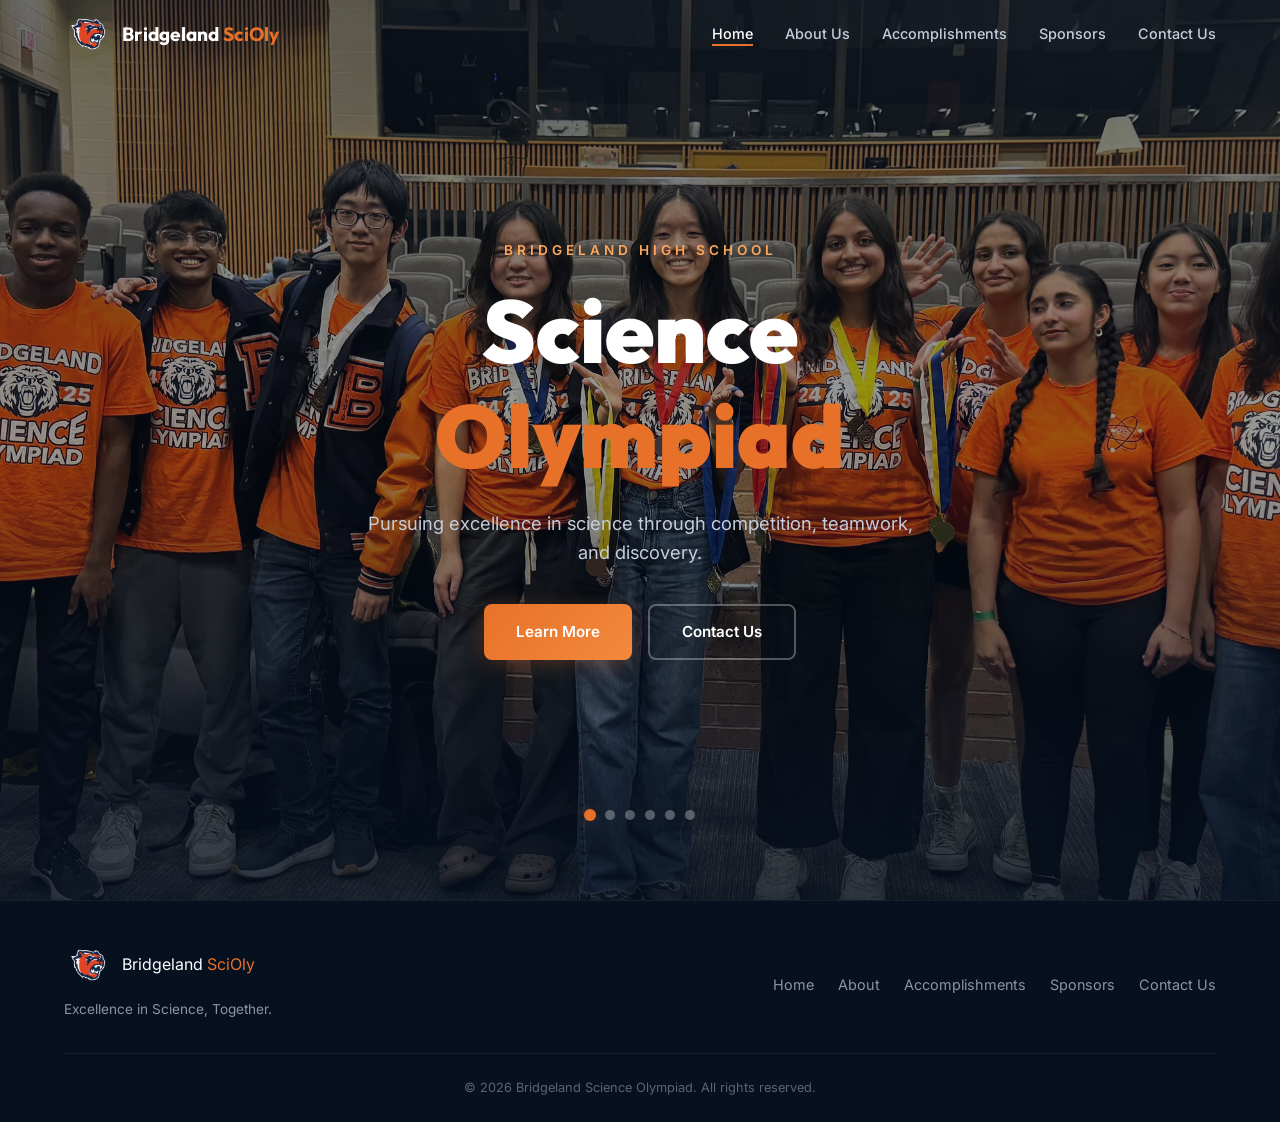
<file: index.html>
<!DOCTYPE html>
<html lang="en">
<head>
  <meta charset="UTF-8" />
  <meta name="viewport" content="width=device-width, initial-scale=1.0" />
  <title>Bridgeland Science Olympiad | Home</title>
  <meta name="description" content="Official website of Bridgeland High School Science Olympiad. Discover our team, accomplishments, and how to get involved." />
  <link rel="preconnect" href="https://fonts.googleapis.com" />
  <link rel="preconnect" href="https://fonts.gstatic.com" crossorigin />
  <link href="https://fonts.googleapis.com/css2?family=Inter:wght@300;400;500;600;700;800;900&family=Outfit:wght@400;500;600;700;800&display=swap" rel="stylesheet" />
  <link rel="stylesheet" href="styles.css" />
</head>
<body>

  <!-- ===================== NAVIGATION ===================== -->
  <nav class="navbar" id="navbar">
    <div class="nav-container">
      <a href="index.html" class="nav-logo">
        <img src="Assets/logo.png" alt="Bridgeland SciOly Logo" class="logo-icon" />
        <span class="logo-text">Bridgeland <span class="highlight">SciOly</span></span>
      </a>
      <ul class="nav-links" id="navLinks">
        <li><a href="index.html" class="nav-link active">Home</a></li>
        <li><a href="about.html" class="nav-link">About Us</a></li>
        <li><a href="accomplishments.html" class="nav-link">Accomplishments</a></li>
        <li><a href="sponsors.html" class="nav-link">Sponsors</a></li>
        <li><a href="contact.html" class="nav-link">Contact Us</a></li>
      </ul>
      <button class="nav-toggle" id="navToggle" aria-label="Toggle navigation">
        <span class="hamburger"></span>
      </button>
    </div>
  </nav>

  <!-- ===================== HERO / HOME ===================== -->
  <section class="hero" id="home">
    <div class="hero-slideshow" id="heroSlideshow">
      <div class="hero-slide active" style="background-image: url('background_pictures/b2f30c_044e7f08c8d64f9ca184772cb5b70df7~mv2.avif');">
        <div class="slide-overlay"></div>
      </div>
      <div class="hero-slide" style="background-image: url('background_pictures/b2f30c_79d989f3df094edea31b0df507d8d00e~mv2.avif');">
        <div class="slide-overlay"></div>
      </div>
      <div class="hero-slide" style="background-image: url('background_pictures/b2f30c_8e1c3a7e6f2444078e1940ae2dcd12f5~mv2.avif');">
        <div class="slide-overlay"></div>
      </div>
      <div class="hero-slide" style="background-image: url('background_pictures/b2f30c_9da46fb9f5b34ed58d621fe6b374dba4~mv2.avif');">
        <div class="slide-overlay"></div>
      </div>
      <div class="hero-slide" style="background-image: url('background_pictures/b2f30c_d18e6c90882b44819213882c27568826~mv2.avif');">
        <div class="slide-overlay"></div>
      </div>
      <div class="hero-slide" style="background-image: url('background_pictures/b2f30c_d90dfd120c194ca1bd26a3947dbe0981~mv2.avif');">
        <div class="slide-overlay"></div>
      </div>
    </div>

    <div class="hero-content">
      <p class="hero-tag">Bridgeland High School</p>
      <h1 class="hero-title">Science <span class="highlight">Olympiad</span></h1>
      <p class="hero-subtitle">Pursuing excellence in science through competition, teamwork, and discovery.</p>
      <div class="hero-buttons">
        <a href="about.html" class="btn btn-primary">Learn More</a>
        <a href="contact.html" class="btn btn-outline">Contact Us</a>
      </div>
    </div>

    <!-- Slide indicators -->
    <div class="slide-indicators" id="slideIndicators">
      <button class="indicator active" data-index="0" aria-label="Slide 1"></button>
      <button class="indicator" data-index="1" aria-label="Slide 2"></button>
      <button class="indicator" data-index="2" aria-label="Slide 3"></button>
      <button class="indicator" data-index="3" aria-label="Slide 4"></button>
      <button class="indicator" data-index="4" aria-label="Slide 5"></button>
      <button class="indicator" data-index="5" aria-label="Slide 6"></button>
    </div>

    </div>
  </section>

  <!-- ===================== FOOTER ===================== -->
  <footer class="footer">
    <div class="container">
      <div class="footer-content">
        <div class="footer-brand">
          <img src="Assets/logo.png" alt="Bridgeland SciOly Logo" class="logo-icon" />
          <span class="logo-text">Bridgeland <span class="highlight">SciOly</span></span>
          <p class="footer-tagline">Excellence in Science, Together.</p>
        </div>
        <div class="footer-links">
          <a href="index.html">Home</a>
          <a href="about.html">About</a>
          <a href="accomplishments.html">Accomplishments</a>
          <a href="sponsors.html">Sponsors</a>
          <a href="contact.html">Contact Us</a>
        </div>
      </div>
      <div class="footer-bottom">
        <p>&copy; 2026 Bridgeland Science Olympiad. All rights reserved.</p>
      </div>
    </div>
  </footer>

  <script src="script.js"></script>
</body>
</html>
</file>
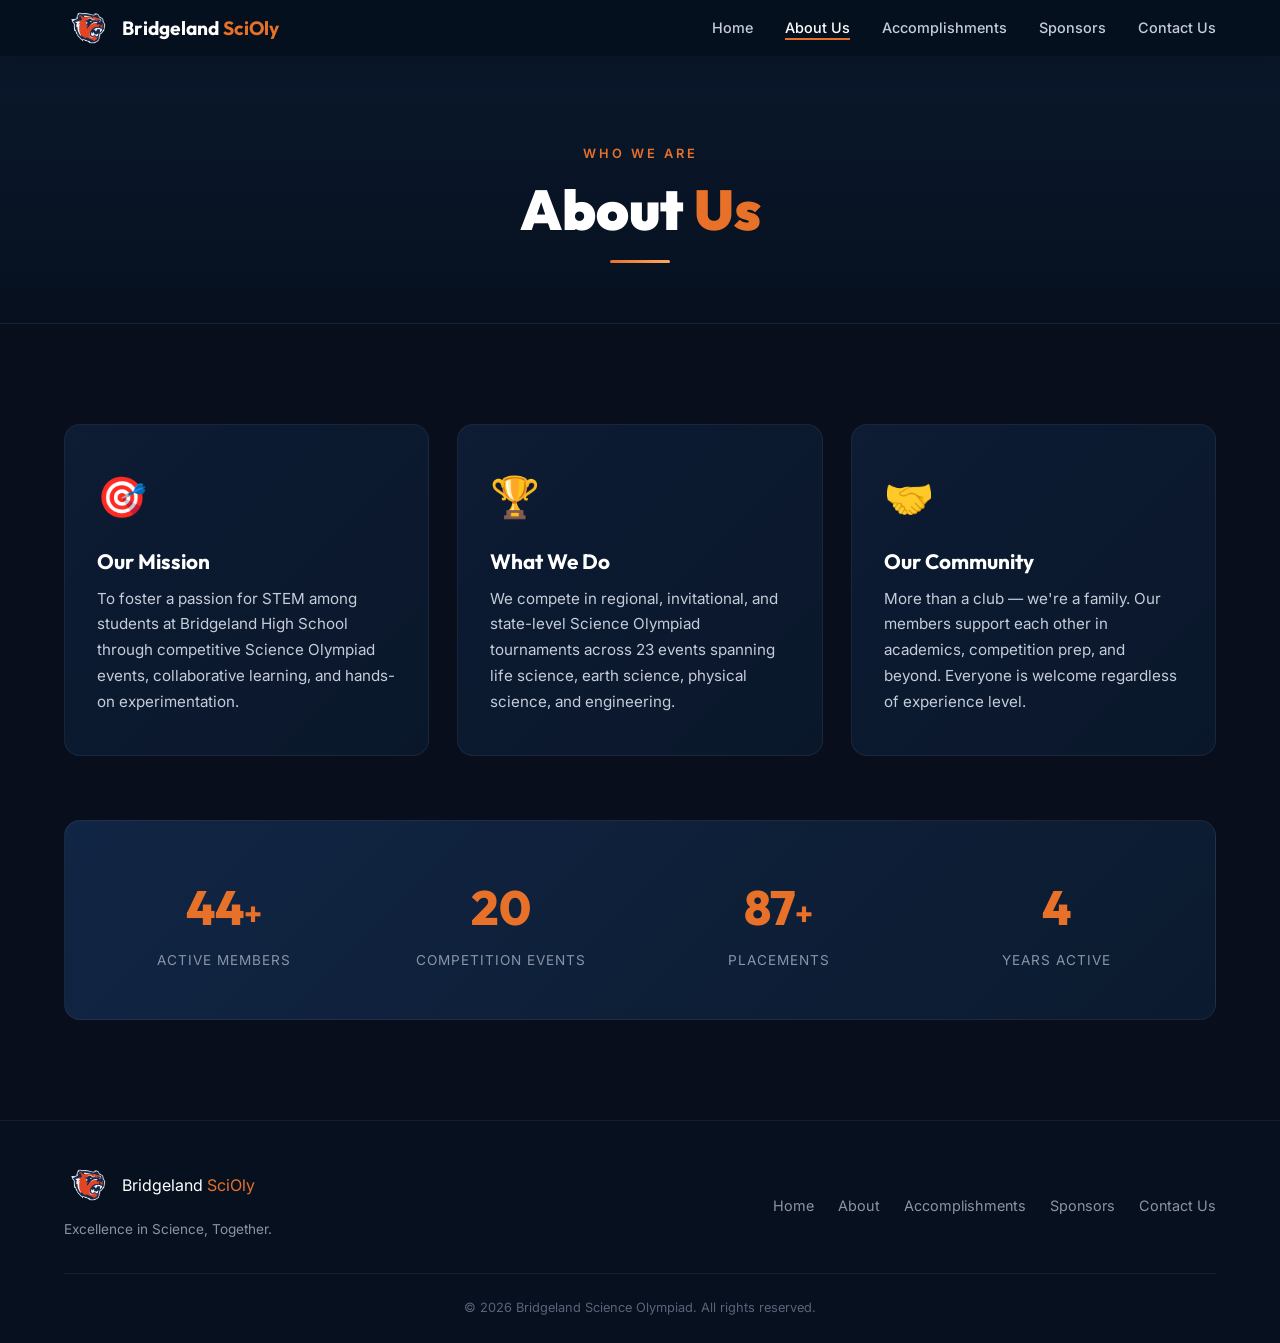
<file: about.html>
<!DOCTYPE html>
<html lang="en">
<head>
  <meta charset="UTF-8" />
  <meta name="viewport" content="width=device-width, initial-scale=1.0" />
  <title>Bridgeland Science Olympiad | About Us</title>
  <meta name="description" content="Learn about Bridgeland High School Science Olympiad — our mission, what we do, and the community we've built." />
  <link rel="preconnect" href="https://fonts.googleapis.com" />
  <link rel="preconnect" href="https://fonts.gstatic.com" crossorigin />
  <link href="https://fonts.googleapis.com/css2?family=Inter:wght@300;400;500;600;700;800;900&family=Outfit:wght@400;500;600;700;800&display=swap" rel="stylesheet" />
  <link rel="stylesheet" href="styles.css" />
</head>
<body>

  <nav class="navbar scrolled" id="navbar">
    <div class="nav-container">
      <a href="index.html" class="nav-logo">
        <img src="Assets/logo.png" alt="Bridgeland SciOly Logo" class="logo-icon" />
        <span class="logo-text">Bridgeland <span class="highlight">SciOly</span></span>
      </a>
      <ul class="nav-links" id="navLinks">
        <li><a href="index.html" class="nav-link">Home</a></li>
        <li><a href="about.html" class="nav-link active">About Us</a></li>
        <li><a href="accomplishments.html" class="nav-link">Accomplishments</a></li>
        <li><a href="sponsors.html" class="nav-link">Sponsors</a></li>
        <li><a href="contact.html" class="nav-link">Contact Us</a></li>
      </ul>
      <button class="nav-toggle" id="navToggle" aria-label="Toggle navigation">
        <span class="hamburger"></span>
      </button>
    </div>
  </nav>

  <div class="page-hero">
    <div class="container">
      <p class="section-tag">Who We Are</p>
      <h1 class="page-hero-title">About <span class="highlight">Us</span></h1>
      <div class="section-divider"></div>
    </div>
  </div>

  <section class="section about">
    <div class="container">
      <div class="about-grid">
        <div class="about-card">
          <div class="about-card-icon">🎯</div>
          <h3>Our Mission</h3>
          <p>To foster a passion for STEM among students at Bridgeland High School through competitive Science Olympiad events, collaborative learning, and hands-on experimentation.</p>
        </div>
        <div class="about-card">
          <div class="about-card-icon">🏆</div>
          <h3>What We Do</h3>
          <p>We compete in regional, invitational, and state-level Science Olympiad tournaments across 23 events spanning life science, earth science, physical science, and engineering.</p>
        </div>
        <div class="about-card">
          <div class="about-card-icon">🤝</div>
          <h3>Our Community</h3>
          <p>More than a club — we're a family. Our members support each other in academics, competition prep, and beyond. Everyone is welcome regardless of experience level.</p>
        </div>
      </div>

      <div class="about-stats">
        <div class="stat-item">
          <span class="stat-number" data-target="50">0</span><span class="stat-suffix">+</span>
          <span class="stat-label">Active Members</span>
        </div>
        <div class="stat-item">
          <span class="stat-number" data-target="23">0</span>
          <span class="stat-label">Competition Events</span>
        </div>
        <div class="stat-item">
          <span class="stat-number" data-target="100">0</span><span class="stat-suffix">+</span>
          <span class="stat-label">Placements</span>
        </div>
        <div class="stat-item">
          <span class="stat-number" data-target="5">0</span>
          <span class="stat-label">Years Active</span>
        </div>
      </div>
    </div>
  </section>

  <footer class="footer">
    <div class="container">
      <div class="footer-content">
        <div class="footer-brand">
          <img src="Assets/logo.png" alt="Bridgeland SciOly Logo" class="logo-icon" />
          <span class="logo-text">Bridgeland <span class="highlight">SciOly</span></span>
          <p class="footer-tagline">Excellence in Science, Together.</p>
        </div>
        <div class="footer-links">
          <a href="index.html">Home</a>
          <a href="about.html">About</a>
          <a href="accomplishments.html">Accomplishments</a>
          <a href="sponsors.html">Sponsors</a>
          <a href="contact.html">Contact Us</a>
        </div>
      </div>
      <div class="footer-bottom">
        <p>&copy; 2026 Bridgeland Science Olympiad. All rights reserved.</p>
      </div>
    </div>
  </footer>

  <script src="script.js"></script>
</body>
</html>
</file>
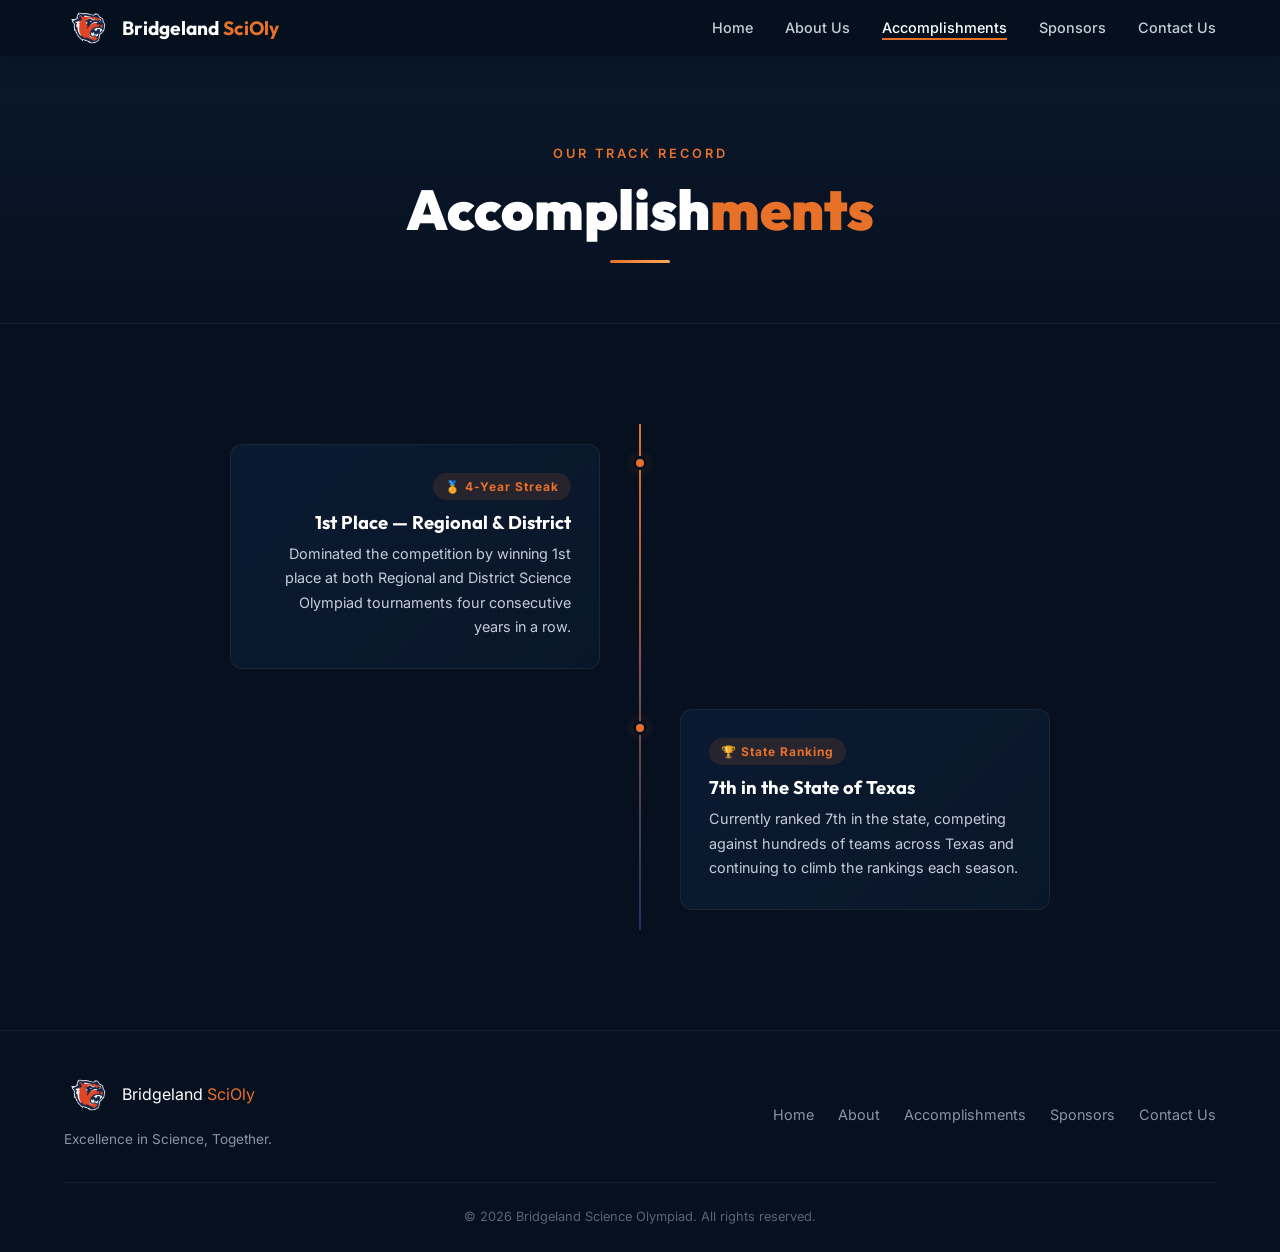
<file: accomplishments.html>
<!DOCTYPE html>
<html lang="en">
<head>
  <meta charset="UTF-8" />
  <meta name="viewport" content="width=device-width, initial-scale=1.0" />
  <title>Bridgeland Science Olympiad | Accomplishments</title>
  <meta name="description" content="See the track record of Bridgeland Science Olympiad — regional champions, state competitors, and more." />
  <link rel="preconnect" href="https://fonts.googleapis.com" />
  <link rel="preconnect" href="https://fonts.gstatic.com" crossorigin />
  <link href="https://fonts.googleapis.com/css2?family=Inter:wght@300;400;500;600;700;800;900&family=Outfit:wght@400;500;600;700;800&display=swap" rel="stylesheet" />
  <link rel="stylesheet" href="styles.css" />
</head>
<body>

  <nav class="navbar scrolled" id="navbar">
    <div class="nav-container">
      <a href="index.html" class="nav-logo">
        <img src="Assets/logo.png" alt="Bridgeland SciOly Logo" class="logo-icon" />
        <span class="logo-text">Bridgeland <span class="highlight">SciOly</span></span>
      </a>
      <ul class="nav-links" id="navLinks">
        <li><a href="index.html" class="nav-link">Home</a></li>
        <li><a href="about.html" class="nav-link">About Us</a></li>
        <li><a href="accomplishments.html" class="nav-link active">Accomplishments</a></li>
        <li><a href="sponsors.html" class="nav-link">Sponsors</a></li>
        <li><a href="contact.html" class="nav-link">Contact Us</a></li>
      </ul>
      <button class="nav-toggle" id="navToggle" aria-label="Toggle navigation">
        <span class="hamburger"></span>
      </button>
    </div>
  </nav>

  <div class="page-hero">
    <div class="container">
      <p class="section-tag">Our Track Record</p>
      <h1 class="page-hero-title">Accomplish<span class="highlight">ments</span></h1>
      <div class="section-divider"></div>
    </div>
  </div>

  <section class="section accomplishments">
    <div class="container">
      <div class="timeline">
        <div class="timeline-item left">
          <div class="timeline-content">
            <span class="timeline-year">🏅 4-Year Streak</span>
            <h3>1st Place — Regional &amp; District</h3>
            <p>Dominated the competition by winning 1st place at both Regional and District Science Olympiad tournaments four consecutive years in a row.</p>
          </div>
        </div>
        <div class="timeline-item right">
          <div class="timeline-content">
            <span class="timeline-year">🏆 State Ranking</span>
            <h3>7th in the State of Texas</h3>
            <p>Currently ranked 7th in the state, competing against hundreds of teams across Texas and continuing to climb the rankings each season.</p>
          </div>
        </div>
      </div>
    </div>
  </section>

  <footer class="footer">
    <div class="container">
      <div class="footer-content">
        <div class="footer-brand">
          <img src="Assets/logo.png" alt="Bridgeland SciOly Logo" class="logo-icon" />
          <span class="logo-text">Bridgeland <span class="highlight">SciOly</span></span>
          <p class="footer-tagline">Excellence in Science, Together.</p>
        </div>
        <div class="footer-links">
          <a href="index.html">Home</a>
          <a href="about.html">About</a>
          <a href="accomplishments.html">Accomplishments</a>
          <a href="sponsors.html">Sponsors</a>
          <a href="contact.html">Contact Us</a>
        </div>
      </div>
      <div class="footer-bottom">
        <p>&copy; 2026 Bridgeland Science Olympiad. All rights reserved.</p>
      </div>
    </div>
  </footer>

  <script src="script.js"></script>
</body>
</html>
</file>
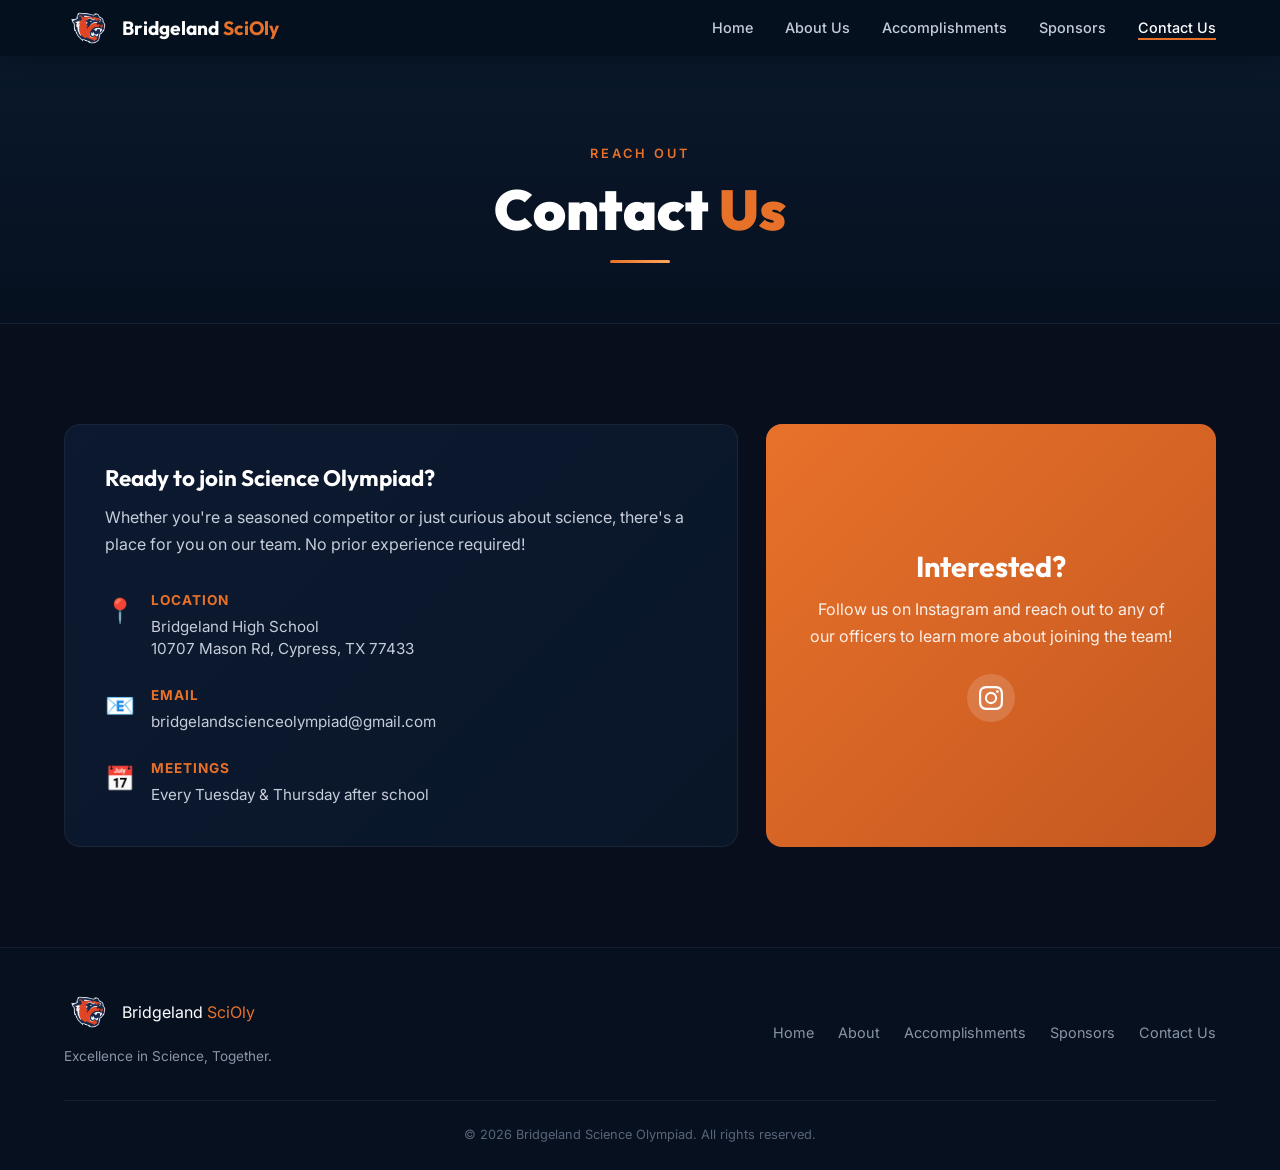
<file: contact.html>
<!DOCTYPE html>
<html lang="en">
<head>
  <meta charset="UTF-8" />
  <meta name="viewport" content="width=device-width, initial-scale=1.0" />
  <title>Bridgeland Science Olympiad | Contact Us</title>
  <meta name="description" content="Get in touch with Bridgeland Science Olympiad. Find our location, email, meeting schedule, and social media." />
  <link rel="preconnect" href="https://fonts.googleapis.com" />
  <link rel="preconnect" href="https://fonts.gstatic.com" crossorigin />
  <link href="https://fonts.googleapis.com/css2?family=Inter:wght@300;400;500;600;700;800;900&family=Outfit:wght@400;500;600;700;800&display=swap" rel="stylesheet" />
  <link rel="stylesheet" href="styles.css" />
</head>
<body>

  <nav class="navbar scrolled" id="navbar">
    <div class="nav-container">
      <a href="index.html" class="nav-logo">
        <img src="Assets/logo.png" alt="Bridgeland SciOly Logo" class="logo-icon" />
        <span class="logo-text">Bridgeland <span class="highlight">SciOly</span></span>
      </a>
      <ul class="nav-links" id="navLinks">
        <li><a href="index.html" class="nav-link">Home</a></li>
        <li><a href="about.html" class="nav-link">About Us</a></li>
        <li><a href="accomplishments.html" class="nav-link">Accomplishments</a></li>
        <li><a href="sponsors.html" class="nav-link">Sponsors</a></li>
        <li><a href="contact.html" class="nav-link active">Contact Us</a></li>
      </ul>
      <button class="nav-toggle" id="navToggle" aria-label="Toggle navigation">
        <span class="hamburger"></span>
      </button>
    </div>
  </nav>

  <div class="page-hero">
    <div class="container">
      <p class="section-tag">Reach Out</p>
      <h1 class="page-hero-title">Contact <span class="highlight">Us</span></h1>
      <div class="section-divider"></div>
    </div>
  </div>

  <section class="section contact">
    <div class="container">
      <div class="contact-grid">
        <div class="contact-info-card">
          <h3>Ready to join Science Olympiad?</h3>
          <p>Whether you're a seasoned competitor or just curious about science, there's a place for you on our team. No prior experience required!</p>
          <div class="contact-details">
            <div class="contact-item">
              <span class="contact-icon">📍</span>
              <div>
                <strong>Location</strong>
                <p>Bridgeland High School<br />10707 Mason Rd, Cypress, TX 77433</p>
              </div>
            </div>
            <div class="contact-item">
              <span class="contact-icon">📧</span>
              <div>
                <strong>Email</strong>
                <p>bridgelandscienceolympiad@gmail.com</p>
              </div>
            </div>
            <div class="contact-item">
              <span class="contact-icon">📅</span>
              <div>
                <strong>Meetings</strong>
                <p>Every Tuesday &amp; Thursday after school</p>
              </div>
            </div>
          </div>
        </div>

        <div class="contact-cta-card">
          <div class="cta-content">
            <h3>Interested?</h3>
            <p>Follow us on Instagram and reach out to any of our officers to learn more about joining the team!</p>
            <div class="social-links">
              <a href="https://www.instagram.com/bridgelandscienceolympiad/" target="_blank" rel="noopener noreferrer" class="social-link" aria-label="Instagram">
                <svg viewBox="0 0 24 24" fill="currentColor" width="24" height="24"><path d="M12 2.163c3.204 0 3.584.012 4.85.07 3.252.148 4.771 1.691 4.919 4.919.058 1.265.069 1.645.069 4.849 0 3.205-.012 3.584-.069 4.849-.149 3.225-1.664 4.771-4.919 4.919-1.266.058-1.644.07-4.85.07-3.204 0-3.584-.012-4.849-.07-3.26-.149-4.771-1.699-4.919-4.92-.058-1.265-.07-1.644-.07-4.849 0-3.204.013-3.583.07-4.849.149-3.227 1.664-4.771 4.919-4.919 1.266-.057 1.645-.069 4.849-.069zM12 0C8.741 0 8.333.014 7.053.072 2.695.272.273 2.69.073 7.052.014 8.333 0 8.741 0 12c0 3.259.014 3.668.072 4.948.2 4.358 2.618 6.78 6.98 6.98C8.333 23.986 8.741 24 12 24c3.259 0 3.668-.014 4.948-.072 4.354-.2 6.782-2.618 6.979-6.98.059-1.28.073-1.689.073-4.948 0-3.259-.014-3.667-.072-4.947-.196-4.354-2.617-6.78-6.979-6.98C15.668.014 15.259 0 12 0zm0 5.838a6.162 6.162 0 100 12.324 6.162 6.162 0 000-12.324zM12 16a4 4 0 110-8 4 4 0 010 8zm6.406-11.845a1.44 1.44 0 100 2.881 1.44 1.44 0 000-2.881z"/></svg>
              </a>
            </div>
          </div>
        </div>
      </div>
    </div>
  </section>

  <footer class="footer">
    <div class="container">
      <div class="footer-content">
        <div class="footer-brand">
          <img src="Assets/logo.png" alt="Bridgeland SciOly Logo" class="logo-icon" />
          <span class="logo-text">Bridgeland <span class="highlight">SciOly</span></span>
          <p class="footer-tagline">Excellence in Science, Together.</p>
        </div>
        <div class="footer-links">
          <a href="index.html">Home</a>
          <a href="about.html">About</a>
          <a href="accomplishments.html">Accomplishments</a>
          <a href="sponsors.html">Sponsors</a>
          <a href="contact.html">Contact Us</a>
        </div>
      </div>
      <div class="footer-bottom">
        <p>&copy; 2026 Bridgeland Science Olympiad. All rights reserved.</p>
      </div>
    </div>
  </footer>

  <script src="script.js"></script>
</body>
</html>
</file>
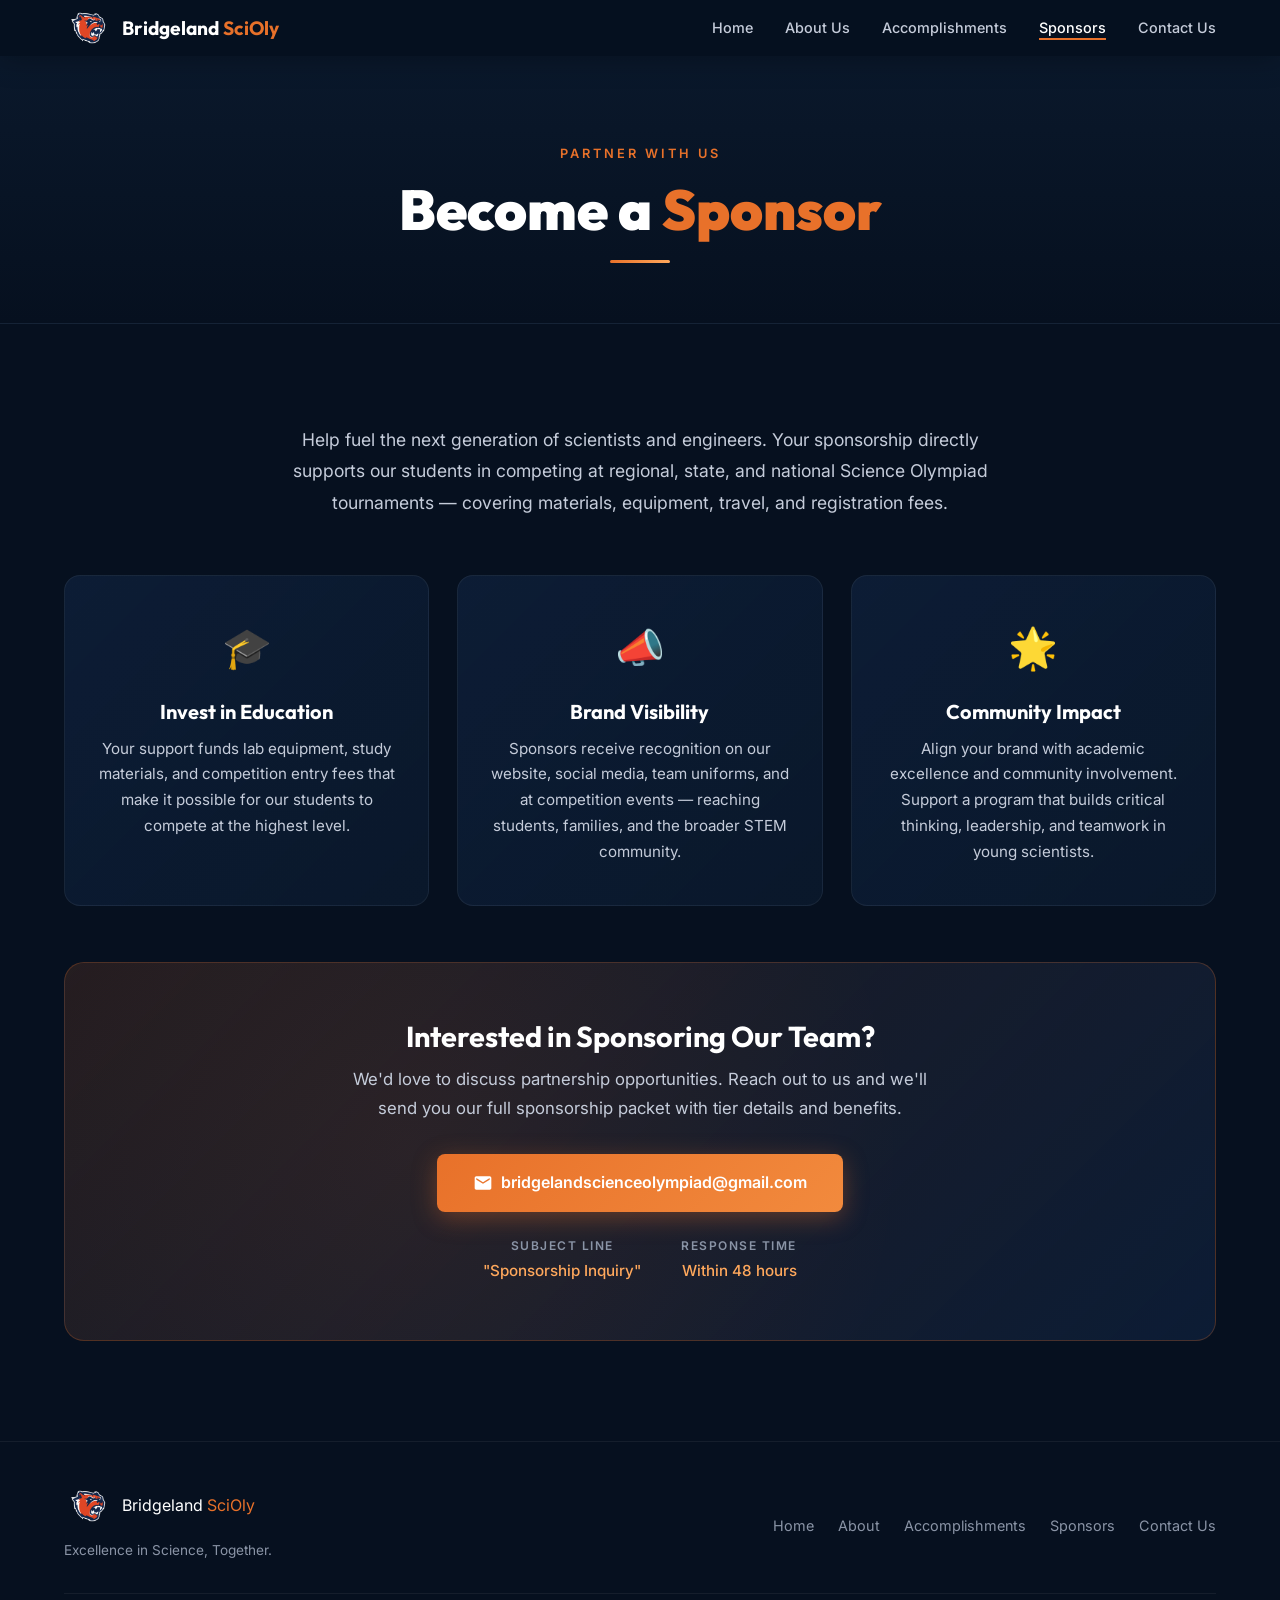
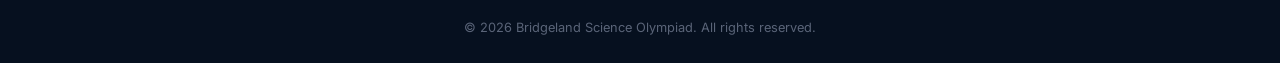
<file: sponsors.html>
<!DOCTYPE html>
<html lang="en">
<head>
  <meta charset="UTF-8" />
  <meta name="viewport" content="width=device-width, initial-scale=1.0" />
  <title>Bridgeland Science Olympiad | Sponsors</title>
  <meta name="description" content="Partner with Bridgeland Science Olympiad. Learn about sponsorship opportunities and how to support our team." />
  <link rel="preconnect" href="https://fonts.googleapis.com" />
  <link rel="preconnect" href="https://fonts.gstatic.com" crossorigin />
  <link href="https://fonts.googleapis.com/css2?family=Inter:wght@300;400;500;600;700;800;900&family=Outfit:wght@400;500;600;700;800&display=swap" rel="stylesheet" />
  <link rel="stylesheet" href="styles.css" />
</head>
<body>

  <nav class="navbar scrolled" id="navbar">
    <div class="nav-container">
      <a href="index.html" class="nav-logo">
        <img src="Assets/logo.png" alt="Bridgeland SciOly Logo" class="logo-icon" />
        <span class="logo-text">Bridgeland <span class="highlight">SciOly</span></span>
      </a>
      <ul class="nav-links" id="navLinks">
        <li><a href="index.html" class="nav-link">Home</a></li>
        <li><a href="about.html" class="nav-link">About Us</a></li>
        <li><a href="accomplishments.html" class="nav-link">Accomplishments</a></li>
        <li><a href="sponsors.html" class="nav-link active">Sponsors</a></li>
        <li><a href="contact.html" class="nav-link">Contact Us</a></li>
      </ul>
      <button class="nav-toggle" id="navToggle" aria-label="Toggle navigation">
        <span class="hamburger"></span>
      </button>
    </div>
  </nav>

  <div class="page-hero">
    <div class="container">
      <p class="section-tag">Partner With Us</p>
      <h1 class="page-hero-title">Become a <span class="highlight">Sponsor</span></h1>
      <div class="section-divider"></div>
    </div>
  </div>

  <section class="section sponsors">
    <div class="container">
      <div class="sponsors-intro">
        <p>Help fuel the next generation of scientists and engineers. Your sponsorship directly supports our students in competing at regional, state, and national Science Olympiad tournaments — covering materials, equipment, travel, and registration fees.</p>
      </div>

      <div class="sponsors-grid">
        <div class="sponsor-benefit-card">
          <div class="sponsor-benefit-icon">🎓</div>
          <h3>Invest in Education</h3>
          <p>Your support funds lab equipment, study materials, and competition entry fees that make it possible for our students to compete at the highest level.</p>
        </div>
        <div class="sponsor-benefit-card">
          <div class="sponsor-benefit-icon">📣</div>
          <h3>Brand Visibility</h3>
          <p>Sponsors receive recognition on our website, social media, team uniforms, and at competition events — reaching students, families, and the broader STEM community.</p>
        </div>
        <div class="sponsor-benefit-card">
          <div class="sponsor-benefit-icon">🌟</div>
          <h3>Community Impact</h3>
          <p>Align your brand with academic excellence and community involvement. Support a program that builds critical thinking, leadership, and teamwork in young scientists.</p>
        </div>
      </div>

      <div class="sponsor-cta-banner">
        <div class="sponsor-cta-content">
          <h3>Interested in Sponsoring Our Team?</h3>
          <p>We'd love to discuss partnership opportunities. Reach out to us and we'll send you our full sponsorship packet with tier details and benefits.</p>
          <div class="sponsor-contact-methods">
            <a href="mailto:bridgelandscienceolympiad@gmail.com?subject=Sponsorship%20Inquiry" class="btn btn-primary sponsor-email-btn">
              <svg viewBox="0 0 24 24" fill="currentColor" width="20" height="20" style="margin-right: 8px;"><path d="M20 4H4c-1.1 0-2 .9-2 2v12c0 1.1.9 2 2 2h16c1.1 0 2-.9 2-2V6c0-1.1-.9-2-2-2zm0 4l-8 5-8-5V6l8 5 8-5v2z"/></svg>
              bridgelandscienceolympiad@gmail.com
            </a>
            <div class="sponsor-contact-details">
              <div class="sponsor-detail">
                <span class="sponsor-detail-label">Subject Line</span>
                <span class="sponsor-detail-value">"Sponsorship Inquiry"</span>
              </div>
              <div class="sponsor-detail">
                <span class="sponsor-detail-label">Response Time</span>
                <span class="sponsor-detail-value">Within 48 hours</span>
              </div>
            </div>
          </div>
        </div>
      </div>
    </div>
  </section>

  <footer class="footer">
    <div class="container">
      <div class="footer-content">
        <div class="footer-brand">
          <img src="Assets/logo.png" alt="Bridgeland SciOly Logo" class="logo-icon" />
          <span class="logo-text">Bridgeland <span class="highlight">SciOly</span></span>
          <p class="footer-tagline">Excellence in Science, Together.</p>
        </div>
        <div class="footer-links">
          <a href="index.html">Home</a>
          <a href="about.html">About</a>
          <a href="accomplishments.html">Accomplishments</a>
          <a href="sponsors.html">Sponsors</a>
          <a href="contact.html">Contact Us</a>
        </div>
      </div>
      <div class="footer-bottom">
        <p>&copy; 2026 Bridgeland Science Olympiad. All rights reserved.</p>
      </div>
    </div>
  </footer>

  <script src="script.js"></script>
</body>
</html>
</file>
<file: styles.css>
/* ============================================
   BRIDGELAND SCIENCE OLYMPIAD — DESIGN SYSTEM
   Colors: Navy & Orange
   ============================================ */

:root {
  /* Navy palette */
  --navy-900: #06101F;
  --navy-800: #0B1A2E;
  --navy-700: #112544;
  --navy-600: #1A3360;
  --navy-500: #24437A;
  --navy-400: #3A5C9A;
  --navy-300: #5E80B8;
  --navy-200: #8AA4D0;
  --navy-100: #C0D0E8;

  /* Orange palette */
  --orange-500: #E8712A;
  --orange-400: #F28A3D;
  --orange-300: #FFa85c;
  --orange-200: #FFC48E;
  --orange-glow: rgba(232, 113, 42, 0.25);

  /* Neutrals */
  --white: #FFFFFF;
  --gray-100: #F4F6F9;
  --gray-200: #E2E6ED;
  --gray-300: #C5CCDA;
  --gray-400: #8A94A6;
  --gray-500: #5A6478;

  /* Functional */
  --bg-primary: var(--navy-900);
  --bg-section-alt: #080E1C;
  --text-primary: var(--white);
  --text-secondary: var(--gray-300);
  --accent: var(--orange-500);
  --accent-hover: var(--orange-400);

  /* Spacing */
  --section-padding: 100px 0;
  --container-width: 1200px;

  /* Transitions */
  --transition-fast: 0.2s ease;
  --transition-med: 0.4s ease;
  --transition-slow: 0.7s ease;
}

/* ============ RESET & BASE ============ */
*, *::before, *::after { box-sizing: border-box; margin: 0; padding: 0; }

html {
  scroll-behavior: smooth;
  font-size: 16px;
}

body {
  font-family: 'Inter', system-ui, -apple-system, sans-serif;
  background: var(--bg-primary);
  color: var(--text-primary);
  line-height: 1.6;
  overflow-x: hidden;
}

h1, h2, h3, h4 {
  font-family: 'Outfit', 'Inter', sans-serif;
  font-weight: 700;
  line-height: 1.2;
}

a { text-decoration: none; color: inherit; }
ul { list-style: none; }
img { max-width: 100%; display: block; }

.container {
  max-width: var(--container-width);
  margin: 0 auto;
  padding: 0 24px;
}

.highlight { color: var(--accent); }

.section { padding: var(--section-padding); position: relative; }

/* ============ SECTION HEADERS ============ */
.section-header { text-align: center; margin-bottom: 64px; }
.section-tag {
  display: inline-block;
  font-size: 0.8rem;
  font-weight: 600;
  letter-spacing: 3px;
  text-transform: uppercase;
  color: var(--accent);
  margin-bottom: 12px;
}
.section-title { font-size: clamp(2rem, 5vw, 3rem); margin-bottom: 16px; }
.section-divider {
  width: 60px; height: 3px;
  background: linear-gradient(90deg, var(--accent), var(--orange-300));
  margin: 0 auto;
  border-radius: 2px;
}

/* ============ NAVIGATION ============ */
.navbar {
  position: fixed; top: 0; left: 0; width: 100%; z-index: 1000;
  padding: 18px 0;
  transition: background var(--transition-med), padding var(--transition-med), box-shadow var(--transition-med);
}
.navbar.scrolled {
  background: rgba(6, 16, 31, 0.95);
  backdrop-filter: blur(12px);
  padding: 12px 0;
  box-shadow: 0 2px 30px rgba(0,0,0,0.3);
}
.nav-container {
  max-width: var(--container-width);
  margin: 0 auto; padding: 0 24px;
  display: flex; align-items: center; justify-content: space-between;
}
.nav-logo { display: flex; align-items: center; gap: 10px; font-weight: 700; font-size: 1.2rem; font-family: 'Outfit', sans-serif; }
.logo-icon { height: 32px; width: auto; object-fit: contain; }
.nav-links { display: flex; gap: 32px; }
.nav-link {
  font-size: 0.9rem; font-weight: 500; color: var(--gray-300);
  position: relative; transition: color var(--transition-fast);
}
.nav-link::after {
  content: ''; position: absolute; bottom: -4px; left: 0;
  width: 0; height: 2px; background: var(--accent);
  transition: width var(--transition-med);
}
.nav-link:hover, .nav-link.active { color: var(--white); }
.nav-link:hover::after, .nav-link.active::after { width: 100%; }

.nav-toggle { display: none; background: none; border: none; cursor: pointer; padding: 8px; }
.hamburger, .hamburger::before, .hamburger::after {
  display: block; width: 24px; height: 2px; background: var(--white);
  transition: var(--transition-fast);
}
.hamburger { position: relative; }
.hamburger::before, .hamburger::after { content: ''; position: absolute; left: 0; }
.hamburger::before { top: -7px; }
.hamburger::after { top: 7px; }
.nav-toggle.active .hamburger { background: transparent; }
.nav-toggle.active .hamburger::before { transform: rotate(45deg); top: 0; }
.nav-toggle.active .hamburger::after { transform: rotate(-45deg); top: 0; }

/* ============ PAGE HERO (sub-pages) ============ */
.page-hero {
  padding: 140px 0 60px;
  text-align: center;
  background: linear-gradient(180deg, var(--navy-800) 0%, var(--bg-primary) 100%);
  border-bottom: 1px solid rgba(255,255,255,0.04);
}
.page-hero-title {
  font-size: clamp(2.2rem, 6vw, 3.5rem);
  font-weight: 900;
  margin-bottom: 16px;
  opacity: 0; animation: fadeUp 0.8s 0.2s forwards;
}
.page-hero .section-tag {
  opacity: 0; animation: fadeUp 0.8s 0.1s forwards;
}
.page-hero .section-divider {
  opacity: 0; animation: fadeUp 0.8s 0.3s forwards;
}

/* ============ HERO ============ */
.hero {
  position: relative; height: 100vh; min-height: 600px;
  display: flex; align-items: center; justify-content: center;
  overflow: hidden;
}
.hero-slideshow { position: absolute; inset: 0; z-index: 0; }
.hero-slide {
  position: absolute; inset: 0;
  background-size: cover; background-position: center;
  opacity: 0;
  transition: opacity 1.5s ease;
}
.hero-slide.active { opacity: 1; }
.slide-overlay {
  position: absolute; inset: 0;
  background: linear-gradient(180deg,
    rgba(6,16,31,0.6) 0%,
    rgba(6,16,31,0.4) 50%,
    rgba(6,16,31,0.85) 100%
  );
}
.hero-content {
  position: relative; z-index: 2;
  text-align: center; max-width: 750px; padding: 0 24px;
}
.hero-tag {
  font-size: 0.85rem; font-weight: 600;
  letter-spacing: 4px; text-transform: uppercase;
  color: var(--orange-300); margin-bottom: 16px;
  opacity: 0; animation: fadeUp 0.8s 0.3s forwards;
}
.hero-title {
  font-size: clamp(3rem, 8vw, 5.5rem);
  font-weight: 900; margin-bottom: 20px;
  opacity: 0; animation: fadeUp 0.8s 0.5s forwards;
}
.hero-subtitle {
  font-size: 1.15rem; color: var(--gray-300);
  max-width: 550px; margin: 0 auto 36px;
  opacity: 0; animation: fadeUp 0.8s 0.7s forwards;
}
.hero-buttons {
  display: flex; gap: 16px; justify-content: center; flex-wrap: wrap;
  opacity: 0; animation: fadeUp 0.8s 0.9s forwards;
}

/* Buttons */
.btn {
  display: inline-flex; align-items: center; justify-content: center;
  padding: 14px 32px; border-radius: 8px;
  font-family: 'Inter', sans-serif; font-weight: 600; font-size: 0.95rem;
  cursor: pointer; transition: all var(--transition-fast);
}
.btn-primary {
  background: linear-gradient(135deg, var(--orange-500), var(--orange-400));
  color: var(--white); border: none;
  box-shadow: 0 4px 20px var(--orange-glow);
}
.btn-primary:hover {
  transform: translateY(-2px);
  box-shadow: 0 8px 30px rgba(232,113,42,0.4);
}
.btn-outline {
  background: transparent; color: var(--white);
  border: 2px solid rgba(255,255,255,0.3);
}
.btn-outline:hover {
  border-color: var(--accent); color: var(--accent);
  transform: translateY(-2px);
}

/* Slide indicators */
.slide-indicators {
  position: absolute; bottom: 80px; left: 50%; transform: translateX(-50%);
  z-index: 3; display: flex; gap: 10px;
}
.indicator {
  width: 10px; height: 10px; border-radius: 50%;
  background: rgba(255,255,255,0.3); border: none; cursor: pointer;
  transition: all var(--transition-fast);
}
.indicator.active { background: var(--accent); box-shadow: 0 0 10px var(--orange-glow); transform: scale(1.2); }

/* Scroll hint */
.scroll-hint {
  position: absolute; bottom: 30px; left: 50%; transform: translateX(-50%);
  z-index: 3; display: flex; flex-direction: column; align-items: center; gap: 6px;
  opacity: 0; animation: fadeIn 1s 1.5s forwards;
}
.scroll-hint span { font-size: 0.7rem; letter-spacing: 2px; text-transform: uppercase; color: var(--gray-400); }
.scroll-arrow {
  width: 2px; height: 20px; background: var(--gray-400); position: relative;
  animation: scrollBounce 2s infinite;
}

/* ============ ABOUT ============ */
.about { background: var(--bg-section-alt); }
.about-grid { display: grid; grid-template-columns: repeat(3, 1fr); gap: 28px; margin-bottom: 64px; }
.about-card {
  background: linear-gradient(135deg, rgba(17,37,68,0.6), rgba(11,26,46,0.8));
  border: 1px solid rgba(255,255,255,0.06);
  border-radius: 16px; padding: 40px 32px;
  transition: all var(--transition-med);
}
.about-card:hover {
  transform: translateY(-6px);
  border-color: rgba(232,113,42,0.3);
  box-shadow: 0 20px 50px rgba(0,0,0,0.3);
}
.about-card-icon { font-size: 2.5rem; margin-bottom: 20px; }
.about-card h3 { font-size: 1.3rem; margin-bottom: 12px; }
.about-card p { color: var(--gray-300); font-size: 0.95rem; line-height: 1.7; }

.about-stats {
  display: grid; grid-template-columns: repeat(4, 1fr); gap: 24px;
  background: linear-gradient(135deg, var(--navy-700), var(--navy-800));
  border-radius: 16px; padding: 48px 32px;
  border: 1px solid rgba(255,255,255,0.06);
}
.stat-item { text-align: center; }
.stat-number {
  font-family: 'Outfit', sans-serif; font-size: 3rem; font-weight: 800;
  color: var(--accent);
  display: inline;
}
.stat-suffix { font-family: 'Outfit', sans-serif; font-size: 2rem; font-weight: 700; color: var(--accent); }
.stat-label { display: block; font-size: 0.85rem; color: var(--gray-400); margin-top: 4px; letter-spacing: 1px; text-transform: uppercase; }

/* ============ ACCOMPLISHMENTS TIMELINE ============ */
.accomplishments { background: var(--bg-primary); }
.timeline { position: relative; max-width: 900px; margin: 0 auto; }
.timeline::before {
  content: ''; position: absolute; left: 50%; top: 0; bottom: 0;
  width: 2px; background: linear-gradient(180deg, var(--accent), var(--navy-600));
  transform: translateX(-50%);
}
.timeline-item { position: relative; width: 50%; padding: 20px 40px; }
.timeline-item.left { left: 0; text-align: right; }
.timeline-item.right { left: 50%; }

.timeline-item::after {
  content: ''; position: absolute; top: 32px;
  width: 14px; height: 14px; border-radius: 50%;
  background: var(--accent); border: 3px solid var(--navy-900);
  box-shadow: 0 0 12px var(--orange-glow);
}
.timeline-item.left::after { right: -7px; }
.timeline-item.right::after { left: -7px; }

.timeline-content {
  background: linear-gradient(135deg, rgba(17,37,68,0.5), rgba(11,26,46,0.7));
  border: 1px solid rgba(255,255,255,0.06);
  border-radius: 12px; padding: 28px;
  transition: all var(--transition-med);
}
.timeline-content:hover {
  border-color: rgba(232,113,42,0.2);
  transform: translateY(-3px);
  box-shadow: 0 12px 40px rgba(0,0,0,0.2);
}
.timeline-year {
  display: inline-block; font-size: 0.75rem; font-weight: 700;
  color: var(--accent); letter-spacing: 1px;
  background: rgba(232,113,42,0.12); padding: 4px 12px;
  border-radius: 20px; margin-bottom: 12px;
}
.timeline-content h3 { font-size: 1.15rem; margin-bottom: 8px; }
.timeline-content p { font-size: 0.9rem; color: var(--gray-300); line-height: 1.7; }

/* ============ OFFICERS ============ */
.officers { background: var(--bg-section-alt); }
.officers-grid { display: grid; grid-template-columns: repeat(3, 1fr); gap: 28px; }
.officer-card {
  background: linear-gradient(135deg, rgba(17,37,68,0.5), rgba(11,26,46,0.7));
  border: 1px solid rgba(255,255,255,0.06);
  border-radius: 16px; overflow: hidden;
  transition: all var(--transition-med);
}
.officer-card:hover {
  transform: translateY(-6px);
  border-color: rgba(232,113,42,0.3);
  box-shadow: 0 20px 50px rgba(0,0,0,0.3);
}
.officer-photo-placeholder {
  width: 100%; aspect-ratio: 1; display: flex; align-items: center; justify-content: center;
  background: linear-gradient(135deg, var(--navy-700), var(--navy-600));
  color: var(--gray-400); font-size: 1rem; font-weight: 500;
}
.officer-info { padding: 24px; text-align: center; }
.officer-name { font-size: 1.15rem; margin-bottom: 4px; }
.officer-role {
  font-size: 0.85rem; font-weight: 600; color: var(--accent);
  text-transform: uppercase; letter-spacing: 1px; margin-bottom: 10px;
}
.officer-bio { font-size: 0.9rem; color: var(--gray-300); line-height: 1.6; }

.officer-email {
  display: block;
  max-height: 0;
  opacity: 0;
  overflow: hidden;
  font-size: 0.82rem;
  color: var(--orange-300);
  margin-top: 0;
  padding-top: 0;
  transition: max-height 0.4s ease, opacity 0.4s ease, margin-top 0.3s ease, padding-top 0.3s ease;
  text-decoration: none;
}
.officer-card:hover .officer-email {
  max-height: 50px;
  opacity: 1;
  margin-top: 10px;
  padding-top: 10px;
  border-top: 1px solid rgba(255,255,255,0.08);
}
.officer-email:hover {
  color: var(--accent);
  text-decoration: underline;
}

/* ============ EVENTS ============ */
.events { background: var(--bg-primary); }
.events-categories { display: grid; grid-template-columns: repeat(2, 1fr); gap: 28px; }
.event-category {
  background: linear-gradient(135deg, rgba(17,37,68,0.5), rgba(11,26,46,0.7));
  border: 1px solid rgba(255,255,255,0.06);
  border-radius: 16px; overflow: hidden;
  transition: all var(--transition-med);
}
.event-category:hover {
  border-color: rgba(232,113,42,0.2);
  box-shadow: 0 12px 40px rgba(0,0,0,0.2);
}
.category-header {
  display: flex; align-items: center; gap: 14px; padding: 24px 28px;
  border-bottom: 1px solid rgba(255,255,255,0.06);
  background: rgba(255,255,255,0.02);
}
.category-icon { font-size: 1.8rem; }
.category-header h3 { font-size: 1.05rem; font-weight: 600; }
.event-list { padding: 20px 28px; }
.event-list li {
  padding: 10px 0; font-size: 0.95rem; color: var(--gray-300);
  border-bottom: 1px solid rgba(255,255,255,0.04);
  transition: color var(--transition-fast);
}
.event-list li:last-child { border-bottom: none; }
.event-list li:hover { color: var(--accent); }

/* ============ CONTACT ============ */
.contact { background: var(--bg-section-alt); }
.contact-grid { display: grid; grid-template-columns: 1.2fr 0.8fr; gap: 28px; }
.contact-info-card {
  background: linear-gradient(135deg, rgba(17,37,68,0.5), rgba(11,26,46,0.7));
  border: 1px solid rgba(255,255,255,0.06);
  border-radius: 16px; padding: 40px;
}
.contact-info-card h3 { font-size: 1.4rem; margin-bottom: 12px; }
.contact-info-card > p { color: var(--gray-300); line-height: 1.7; margin-bottom: 32px; }
.contact-details { display: flex; flex-direction: column; gap: 24px; }
.contact-item { display: flex; gap: 16px; align-items: flex-start; }
.contact-icon { font-size: 1.5rem; flex-shrink: 0; margin-top: 2px; }
.contact-item strong { display: block; font-size: 0.85rem; color: var(--accent); text-transform: uppercase; letter-spacing: 1px; margin-bottom: 4px; }
.contact-item p { color: var(--gray-300); font-size: 0.95rem; margin: 0; line-height: 1.5; }

.contact-cta-card {
  background: linear-gradient(135deg, var(--orange-500), #c45820);
  border-radius: 16px; padding: 40px;
  display: flex; align-items: center; justify-content: center;
}
.cta-content { text-align: center; }
.cta-content h3 { font-size: 1.8rem; margin-bottom: 12px; }
.cta-content p { opacity: 0.9; line-height: 1.7; margin-bottom: 24px; }
.social-links { display: flex; gap: 16px; justify-content: center; }
.social-link {
  width: 48px; height: 48px; border-radius: 50%;
  background: rgba(255,255,255,0.15);
  display: flex; align-items: center; justify-content: center;
  transition: all var(--transition-fast);
}
.social-link:hover { background: rgba(255,255,255,0.3); transform: translateY(-3px); }

/* ============ SPONSORS ============ */
.sponsors { background: var(--bg-primary); }

.sponsors-intro {
  text-align: center; max-width: 720px; margin: 0 auto 56px;
}
.sponsors-intro p {
  font-size: 1.1rem; color: var(--gray-300); line-height: 1.8;
}

.sponsors-grid {
  display: grid; grid-template-columns: repeat(3, 1fr); gap: 28px;
  margin-bottom: 56px;
}
.sponsor-benefit-card {
  background: linear-gradient(135deg, rgba(17,37,68,0.6), rgba(11,26,46,0.8));
  border: 1px solid rgba(255,255,255,0.06);
  border-radius: 16px; padding: 40px 32px; text-align: center;
  transition: all var(--transition-med);
}
.sponsor-benefit-card:hover {
  transform: translateY(-6px);
  border-color: rgba(232,113,42,0.3);
  box-shadow: 0 20px 50px rgba(0,0,0,0.3);
}
.sponsor-benefit-icon { font-size: 2.5rem; margin-bottom: 20px; }
.sponsor-benefit-card h3 { font-size: 1.25rem; margin-bottom: 12px; }
.sponsor-benefit-card p { color: var(--gray-300); font-size: 0.95rem; line-height: 1.7; }

.sponsor-cta-banner {
  background: linear-gradient(135deg, rgba(232,113,42,0.12), rgba(17,37,68,0.6));
  border: 1px solid rgba(232,113,42,0.25);
  border-radius: 20px; padding: 56px 48px;
  text-align: center;
  position: relative; overflow: hidden;
}
.sponsor-cta-banner::before {
  content: ''; position: absolute; inset: 0;
  background: radial-gradient(circle at 30% 50%, rgba(232,113,42,0.08), transparent 60%);
  pointer-events: none;
}
.sponsor-cta-content { position: relative; z-index: 1; }
.sponsor-cta-content h3 { font-size: 1.8rem; margin-bottom: 12px; }
.sponsor-cta-content > p { color: var(--gray-300); font-size: 1.05rem; line-height: 1.7; max-width: 600px; margin: 0 auto 32px; }

.sponsor-contact-methods {
  display: flex; flex-direction: column; align-items: center; gap: 24px;
}
.sponsor-email-btn {
  font-size: 1rem; padding: 16px 36px;
  box-shadow: 0 6px 24px rgba(232,113,42,0.35);
}
.sponsor-email-btn:hover {
  transform: translateY(-3px);
  box-shadow: 0 10px 36px rgba(232,113,42,0.5);
}

.sponsor-contact-details {
  display: flex; gap: 40px; flex-wrap: wrap; justify-content: center;
}
.sponsor-detail {
  display: flex; flex-direction: column; gap: 4px;
}
.sponsor-detail-label {
  font-size: 0.75rem; font-weight: 600; text-transform: uppercase;
  letter-spacing: 1.5px; color: var(--gray-400);
}
.sponsor-detail-value {
  font-size: 0.95rem; color: var(--orange-300); font-weight: 500;
}

/* ============ FOOTER ============ */
.footer {
  background: var(--navy-900);
  border-top: 1px solid rgba(255,255,255,0.06);
  padding: 48px 0 24px;
}
.footer-content { display: flex; justify-content: space-between; align-items: center; margin-bottom: 32px; }
.footer-brand { display: flex; align-items: center; gap: 10px; flex-wrap: wrap; }
.footer-tagline { width: 100%; font-size: 0.85rem; color: var(--gray-400); margin-top: 8px; }
.footer-links { display: flex; gap: 24px; flex-wrap: wrap; }
.footer-links a { font-size: 0.9rem; color: var(--gray-400); transition: color var(--transition-fast); }
.footer-links a:hover { color: var(--accent); }
.footer-bottom { text-align: center; padding-top: 24px; border-top: 1px solid rgba(255,255,255,0.06); }
.footer-bottom p { font-size: 0.8rem; color: var(--gray-500); }

/* ============ ANIMATIONS ============ */
@keyframes fadeUp {
  from { opacity: 0; transform: translateY(30px); }
  to   { opacity: 1; transform: translateY(0); }
}
@keyframes fadeIn {
  from { opacity: 0; }
  to   { opacity: 1; }
}
@keyframes scrollBounce {
  0%, 100% { transform: translateY(0); opacity: 1; }
  50%      { transform: translateY(8px); opacity: 0.4; }
}

/* Scroll-reveal */
.reveal { opacity: 0; transform: translateY(40px); transition: opacity 0.8s ease, transform 0.8s ease; }
.reveal.visible { opacity: 1; transform: translateY(0); }

/* ============ RESPONSIVE ============ */
@media (max-width: 1024px) {
  .about-grid { grid-template-columns: 1fr; }
  .about-stats { grid-template-columns: repeat(2, 1fr); }
  .officers-grid { grid-template-columns: repeat(2, 1fr); }
  .events-categories { grid-template-columns: 1fr; }
  .contact-grid { grid-template-columns: 1fr; }
  .sponsors-grid { grid-template-columns: 1fr; }
}

@media (max-width: 768px) {
  .nav-links {
    display: none; position: absolute; top: 100%; left: 0; width: 100%;
    flex-direction: column; gap: 0;
    background: rgba(6,16,31,0.98); backdrop-filter: blur(12px);
    padding: 16px 0;
  }
  .nav-links.open { display: flex; }
  .nav-link { padding: 14px 24px; text-align: center; }
  .nav-toggle { display: block; }

  .timeline::before { left: 20px; }
  .timeline-item { width: 100%; padding-left: 50px; padding-right: 16px; left: 0 !important; text-align: left !important; }
  .timeline-item::after { left: 13px !important; right: auto !important; }

  .officers-grid { grid-template-columns: 1fr; max-width: 400px; margin: 0 auto; }
  .about-stats { grid-template-columns: repeat(2, 1fr); padding: 32px 20px; }
  .footer-content { flex-direction: column; gap: 24px; text-align: center; }
  .footer-links { justify-content: center; }
  .sponsor-cta-banner { padding: 40px 24px; }
  .sponsor-contact-details { gap: 24px; }
}
</file>
